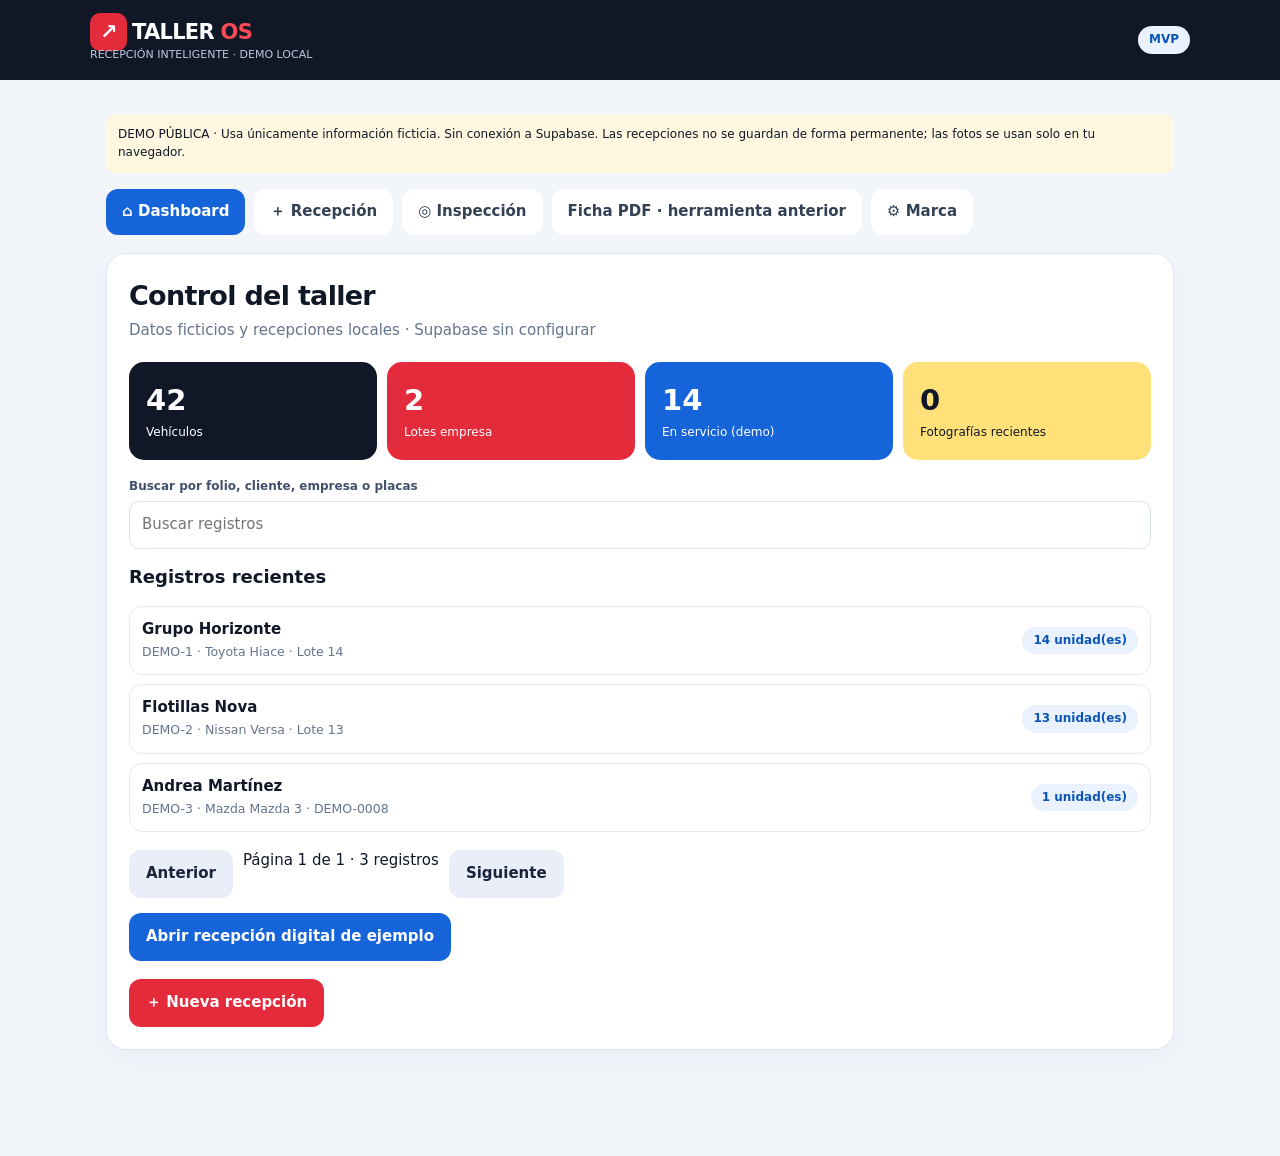
<file: index.html>
<!doctype html><html lang="es"><head><meta charset="utf-8"><meta name="viewport" content="width=device-width,initial-scale=1,viewport-fit=cover"><title>TALLER OS | Recepción vehicular digital</title>
  <meta name="description" content="Inspección, fotografías, flotillas y aceptación digital de vehículos. Demo de TALLER OS.">
  <meta property="og:type" content="website">
  <meta property="og:site_name" content="TALLER OS">
  <meta property="og:locale" content="es_MX">
  <meta property="og:title" content="TALLER OS | Recepción vehicular digital">
  <meta property="og:description" content="Inspección, fotografías, flotillas y aceptación digital de vehículos.">
  <meta property="og:url" content="https://petra3destudio-ship-it.github.io/taller-os-demo/">
  <meta property="og:image" content="https://petra3destudio-ship-it.github.io/taller-os-demo/assets/social/og-taller-os-v1.jpg">
  <meta property="og:image:secure_url" content="https://petra3destudio-ship-it.github.io/taller-os-demo/assets/social/og-taller-os-v1.jpg">
  <meta property="og:image:type" content="image/jpeg">
  <meta property="og:image:width" content="1200">
  <meta property="og:image:height" content="675">
  <meta property="og:image:alt" content="TALLER OS: recepción vehicular digital y sin papel, fotografías, inventario y revisión desde el teléfono.">
  <meta property="og:image" content="https://petra3destudio-ship-it.github.io/taller-os-demo/assets/social/og-taller-os-v1.webp">
  <meta property="og:image:type" content="image/webp">
  <meta property="og:image:width" content="1200">
  <meta property="og:image:height" content="675">
  <meta property="og:image:alt" content="TALLER OS: recepción vehicular digital y sin papel, fotografías, inventario y revisión desde el teléfono.">
  <meta name="twitter:card" content="summary_large_image">
  <meta name="twitter:title" content="TALLER OS | Recepción vehicular digital">
  <meta name="twitter:description" content="Inspección, fotografías, flotillas y aceptación digital de vehículos.">
  <meta name="twitter:image" content="https://petra3destudio-ship-it.github.io/taller-os-demo/assets/social/og-taller-os-v1.jpg">
  <meta name="twitter:image:alt" content="TALLER OS: recepción vehicular digital y sin papel.">
<meta name="theme-color" content="#101827"><style>
:root{--red:#e42b3b;--blue:#1664d9;--ink:#101827;--yellow:#ffd54b;--bg:#f2f5fa;--white:#fff;--muted:#64748b}*{box-sizing:border-box}body{margin:0;background:var(--bg);font:15px/1.45 system-ui,-apple-system,Segoe UI,sans-serif;color:var(--ink)}button,input,select,textarea{font:inherit}button{cursor:pointer;border:0}header{background:var(--ink);color:white;padding:17px max(18px,calc((100vw - 1100px)/2));display:flex;justify-content:space-between;align-items:center;gap:8px}header strong{font-size:21px;letter-spacing:-.7px}header .logo{background:var(--red);padding:7px 10px;border-radius:10px;margin-right:5px}.tag{font-size:11px;color:#bdc9dd}.layout{max-width:1100px;margin:auto;padding:22px 16px 90px}.tabs{display:flex;gap:9px;overflow-x:auto;padding:4px 0 18px}.tabs button{white-space:nowrap;padding:12px 16px;border-radius:12px;background:white;font-weight:750;color:#334155}.tabs button.active{background:var(--blue);color:white}.panel{background:white;border:1px solid #e0e6f0;box-shadow:0 8px 30px #22334f0a;border-radius:20px;padding:22px;margin-bottom:16px}.hidden{display:none!important}h1{font-size:27px;letter-spacing:-.7px;margin:0 0 5px}h2{font-size:18px;margin:0 0 16px}p.sub{color:var(--muted);margin:0 0 20px}.grid{display:grid;grid-template-columns:repeat(2,minmax(0,1fr));gap:13px}.field{display:flex;flex-direction:column;gap:6px}.field label{font-size:12px;font-weight:800;color:#41516b}.field input,.field select,.field textarea{width:100%;border:1.5px solid #dbe2ed;border-radius:10px;padding:12px;color:#111827;background:#fff;outline-color:var(--blue);min-height:45px}.field textarea{min-height:84px}.span2{grid-column:1/-1}.check{display:flex;gap:9px;align-items:center;background:#f1f6ff;padding:13px;border-radius:12px;font-weight:700}.check input{width:20px;height:20px;accent-color:var(--blue)}.btn{padding:13px 17px;border-radius:12px;background:var(--blue);color:white;font-weight:800}.btn.red{background:var(--red)}.btn.yellow{background:var(--yellow);color:#101827}.btn.light{background:#e9eef8;color:#18253a}.actions{display:flex;flex-wrap:wrap;gap:10px;margin-top:18px}.hint{font-size:12px;color:var(--muted);margin-top:6px}.pill{display:inline-flex;background:#eaf2ff;color:#0a55b7;border-radius:50px;padding:5px 11px;font-weight:750;font-size:12px}.cards{display:grid;grid-template-columns:repeat(4,minmax(0,1fr));gap:10px;margin:18px 0}.metric{background:var(--ink);border-radius:15px;padding:17px;color:white}.metric:nth-child(2){background:var(--red)}.metric:nth-child(3){background:var(--blue)}.metric:nth-child(4){background:#ffe079;color:var(--ink)}.metric b{display:block;font-size:29px}.metric span{font-size:12px}.records{display:grid;gap:9px}.record{border:1px solid #e6eaf1;border-radius:13px;padding:12px;display:flex;justify-content:space-between;align-items:center;gap:10px}.record b{display:block}.record small{color:var(--muted)}.diagram{background:#f8fafc;border:1px solid #e6eaf1;border-radius:16px;overflow:hidden}.diagram svg{display:block;width:100%;height:auto;touch-action:manipulation}.diagram circle.marker{stroke:white;stroke-width:2}.legend{display:flex;flex-wrap:wrap;gap:12px;font-size:12px;padding:12px}.dot{width:10px;height:10px;display:inline-block;border-radius:50%;margin-right:5px}.photoPreview{display:flex;gap:9px;flex-wrap:wrap}.photoPreview img{width:94px;height:94px;object-fit:cover;border-radius:10px}.printsheet{max-width:620px;margin:auto;background:white;padding:25px;box-shadow:0 8px 24px #17253d19;border-radius:14px}.print-title{border-bottom:5px solid var(--red);display:flex;justify-content:space-between;padding-bottom:12px;gap:15px}.print-title strong{font-size:23px}.print-row{padding:9px 0;border-bottom:1px solid #e5e9f0;overflow-wrap:anywhere}.print-row label{font-weight:800;color:#59667a;font-size:11px;display:block}.stamp{border:1px dashed #94a3b8;border-radius:10px;padding:14px;font-size:12px;color:#46556e}.printgrid{display:grid;grid-template-columns:1fr 1fr;gap:10px}.notice{background:#fff7df;padding:12px;border-radius:10px;font-size:12px}.accent{color:var(--red)}@media(max-width:700px){.grid{grid-template-columns:1fr}.span2{grid-column:auto}.cards{grid-template-columns:repeat(2,1fr)}.layout{padding:14px 11px 90px}.panel{padding:16px}.tabs button{padding:11px}.printsheet{padding:17px}.printgrid{grid-template-columns:1fr}}@media print{body{background:white}header,.tabs,.noprint,.panel:not(#pdfPanel){display:none!important}.layout{padding:0}.panel#pdfPanel{display:block!important;box-shadow:none;border:0;padding:0;margin:0}.printsheet{max-width:none;box-shadow:none;padding:0;border-radius:0}@page{size: A5 portrait;margin:9mm}}
</style><script defer src="config.js"></script><script defer src="js/demo-privacy.js"></script><script defer src="js/app.js"></script><script defer src="js/dashboard.js"></script><script defer src="js/reception-entry.js"></script></head><body>
<header><div><strong><span class="logo">↗</span>TALLER <span style="color:#ff4b57">OS</span></strong><div class="tag">RECEPCIÓN INTELIGENTE · DEMO LOCAL</div></div><span class="pill">MVP</span></header>
<noscript><p class="notice">Activa JavaScript para utilizar la demo interactiva.</p></noscript><main class="layout"><nav class="tabs noprint"><button class="active" data-tab="dashboard">⌂ Dashboard</button><button data-tab="capture">＋ Recepción</button><button data-tab="damage">◎ Inspección</button><button data-tab="pdf">▤ Ficha PDF</button><button data-tab="settings">⚙ Marca</button></nav>
<section id="dashboardPanel" class="panel"><h1>Control del taller</h1><p class="sub">Vista para el propietario · información ficticia</p><div class="cards"><div class="metric"><b id="total">42</b><span>Vehículos</span></div><div class="metric"><b id="fleets">2</b><span>Lotes empresa</span></div><div class="metric"><b id="active">14</b><span>En servicio (demo)</span></div><div class="metric"><b id="photosMetric">0</b><span>Fotografías recientes</span></div></div><h2>Registros recientes</h2><div id="recent" class="records"><p>Preparando los registros de ejemplo…</p></div><p><a class="btn" href="recepcion.html?vista=cliente" style="display:inline-block;text-decoration:none">Abrir recepción digital de ejemplo</a></p><div class="actions"><button class="btn red" onclick="tab('capture')">＋ Nueva recepción</button></div></section>
<section id="capturePanel" class="panel hidden"><h1>Nueva recepción</h1><p class="sub">Captura rápida desde iPhone o Android.</p><div class="grid"><div class="field"><label>Nombre completo *</label><input id="name" value="Andrea Martínez (Demo)" required></div><div class="field"><label>WhatsApp de cliente *</label><input id="phone" inputmode="tel" value="" placeholder="10 dígitos"></div><div class="field"><label>Correo electrónico (opcional)</label><input id="email" type="email" placeholder="cliente@example.com"></div><div class="field"><label>Empresa (si aplica)</label><input id="company" placeholder="Razón social"></div><div class="span2 check"><input type="checkbox" id="bulk"><label for="bulk">¿Ingreso de lote empresarial? (10 unidades o más)</label></div><div id="bulkFields" class="span2 hidden"><div class="grid"><div class="field"><label>Número de vehículos (mínimo 10)</label><input id="amount" type="number" value="10" min="10" max="250"></div><div class="field"><label>Tipo de lote</label><select id="lotMode"><option value="homogeneous">Homogéneo: mismos datos</option><option value="mixed">Mixto: datos distintos</option></select></div></div><p class="hint">Se generará un registro por unidad, conservando el mismo lote. Las placas pueden identificarse más adelante individualmente.</p></div><div class="field"><label>Tipo de vehículo</label><select id="type"><option>Auto</option><option>SUV</option><option>Camioneta</option><option>Van</option><option>Moto</option></select></div><div class="field"><label>Categoría</label><select id="category"><option>Sedán</option><option>Hatchback</option><option>Pickup</option><option>Pasajeros</option><option>Carga</option><option>Motocicleta</option></select></div><div class="field"><label>Marca</label><select id="brand"></select></div><div class="field"><label>Modelo</label><input id="model" value="Versa"></div><div class="field"><label>Año</label><input id="year" type="number" min="1980" max="2030" value="2024"></div><div class="field"><label>Color</label><select id="color"><option>Blanco</option><option>Negro</option><option>Gris</option><option>Azul</option><option>Rojo</option><option>Amarillo</option><option>Plata</option><option>Otro</option></select></div><div class="field"><label>Placas (si es lote, opcional al inicio)</label><input id="plates" placeholder="ABC-123-A"></div><div class="field"><label>Kilometraje</label><input id="odo" type="number" placeholder="45000"></div><div class="field"><label>Combustible</label><select id="fuel"><option>1/4</option><option selected>1/2</option><option>3/4</option><option>Lleno</option><option>No aplica</option></select></div><div class="field"><label>Servicio solicitado</label><input id="service" placeholder="Revisión general" value="Servicio preventivo"></div><div class="field span2"><label>Observaciones de interior y accesorios</label><textarea id="inside" placeholder="Tablero, tapicería, testigos, documentos, herramientas, objetos entregados..."></textarea></div><div class="field span2"><label>Fotos del vehículo · cámara o galería</label><input id="photos" type="file" accept="image/*" capture="environment" multiple><div id="preview" class="photoPreview"></div><div class="hint">Las fotos se muestran en esta sesión para la demo. No se suben a ningún servidor.</div></div><div class="span2 check"><input type="checkbox" id="ack"><label for="ack">Se explicó al cliente que se documentarán condiciones y daños preexistentes.</label></div></div><div class="actions"><button class="btn red" onclick="save()">Guardar recepción</button><button class="btn light" onclick="tab('damage')">Ir a inspección →</button></div><p class="hint" id="saveMsg"></p></section>
<section id="damagePanel" class="panel hidden"><h1>Mapa de daños</h1><p class="sub">Toca sobre el esquema para registrar marcas. Ejemplo ilustrativo, no plano técnico.</p><div class="field"><label>Tipo de hallazgo</label><select id="damageType"><option>Rayón</option><option>Golpe</option><option>Abolladura</option><option>Otro</option></select></div><div class="diagram" style="margin-top:14px"><svg id="carSvg" viewBox="0 0 600 430" role="img" aria-label="Esquema de automóvil superior lateral frontal trasera con zonas marcables" xmlns="http://www.w3.org/2000/svg"><g stroke="#344256" fill="#fff" stroke-width="3" stroke-linejoin="round"><text x="40" y="27" stroke="none" fill="#64748b" font-size="15">LATERAL</text><path d="M62 155 L78 118 L148 107 L185 72 L360 72 L415 112 L495 121 L530 154 L529 187 L60 187 Z"/><path d="M157 107 L200 81 L351 81 L395 113 Z" fill="#dfecff"/><path d="M281 81 L281 112 M58 148 H529" fill="none"/><circle cx="149" cy="185" r="34" fill="#1b273c"/><circle cx="149" cy="185" r="17" fill="#bcd5f7"/><circle cx="446" cy="185" r="34" fill="#1b273c"/><circle cx="446" cy="185" r="17" fill="#bcd5f7"/><path d="M275 118 V164 M405 117 V163"/><text x="40" y="249" stroke="none" fill="#64748b" font-size="15">SUPERIOR</text><rect x="45" y="260" width="230" height="137" rx="56"/><rect x="105" y="270" width="95" height="118" rx="19" fill="#dfecff"/><path d="M105 270 L105 388 M200 270 L200 388 M45 328 H275"/><text x="345" y="249" stroke="none" fill="#64748b" font-size="15">FRONTAL / TRASERA</text><rect x="341" y="270" width="214" height="59" rx="20"/><rect x="341" y="345" width="214" height="54" rx="20"/><path d="M358 280 H539 M358 387 H539"/><path d="M367 301 H409 M485 301 H526 M367 368 H409 M485 368 H526" stroke="#ef3344" stroke-width="5"/></g><g id="marks"></g></svg></div><div class="legend"><span><i class="dot" style="background:#ef3344"></i>Rayón</span><span><i class="dot" style="background:#1664d9"></i>Golpe</span><span><i class="dot" style="background:#f1b900"></i>Abolladura</span><span><i class="dot" style="background:#101827"></i>Otro</span></div><div class="field"><label>Descripción del daño e interior</label><textarea id="damageText" placeholder="Ej. rayón de 5 cm en puerta izquierda; asiento copiloto manchado."></textarea></div><div class="actions"><button class="btn light" onclick="undoMark()">Deshacer último punto</button><button class="btn light" onclick="clearMarks()">Limpiar</button><button class="btn red" onclick="tab('pdf')">Ver ficha</button></div></section>
<section id="pdfPanel" class="panel hidden"><div class="noprint"><h1>Ficha de recepción</h1><p class="sub">Diseño vertical pensado para leerse en móvil y exportarse como PDF.</p></div><div class="printsheet" id="printSheet"><div class="print-title"><div><strong><span class="accent">↗</span> <span id="printBrand">TALLER OS</span></strong><div class="hint">INSPECCIÓN Y RECEPCIÓN VEHICULAR</div></div><div style="text-align:right"><b id="folio">REC-DEMO</b><div class="hint" id="pdate"></div></div></div><h2 style="margin:20px 0 8px">Ficha de ingreso</h2><div class="printgrid"><div class="print-row"><label>CLIENTE</label><span id="pname"></span></div><div class="print-row"><label>WHATSAPP</label><span id="pphone"></span></div><div class="print-row"><label>EMPRESA</label><span id="pcompany"></span></div><div class="print-row"><label>UNIDADES</label><span id="pqty"></span></div><div class="print-row"><label>VEHÍCULO</label><span id="pvehicle"></span></div><div class="print-row"><label>PLACAS / COLOR</label><span id="pplate"></span></div><div class="print-row"><label>KM / COMBUSTIBLE</label><span id="pkm"></span></div><div class="print-row"><label>SERVICIO</label><span id="pservice"></span></div></div><h2 style="margin:20px 0 8px">Inspección de ingreso</h2><div id="printSvg"></div><div class="print-row"><label>DAÑOS Y OBSERVACIONES</label><span id="pdamage"></span></div><div class="print-row"><label>INTERIOR Y ACCESORIOS</label><span id="pinside"></span></div><div class="print-row"><label>FOTOGRAFÍAS EN LA SESIÓN</label><span id="pphotos"></span></div><p class="notice">La ficha documenta condiciones observadas durante la recepción. Antes de operar comercialmente, incluir la aceptación verificable del cliente, inventario de objetos, términos del servicio y aviso de privacidad.</p><div class="stamp">ACEPTACIÓN DEL CLIENTE / FIRMA: __________________________________<div style="margin-top:8px">PERSONAL DE RECEPCIÓN: __________________________________________</div></div></div><div class="actions noprint"><button class="btn red" onclick="window.print()">Exportar / Guardar PDF</button><button class="btn" onclick="shareWhatsApp()">Enviar aviso por WhatsApp</button><button class="btn light" onclick="emailSheet()">Correo</button></div><p class="hint noprint">WhatsApp abre un texto preparado; para adjuntar el PDF debes guardarlo y seleccionarlo manualmente. El sistema demo no envía mensajes ni archivos automáticamente.</p></section>
<section id="settingsPanel" class="panel hidden"><h1>Personalización</h1><p class="sub">Identidad de demostración, modificable antes del lanzamiento.</p><div class="grid"><div class="field"><label>Nombre del taller</label><input id="shopName" value="TALLER OS"></div><div class="field"><label>Rojo</label><input id="red" type="color" value="#e42b3b"></div><div class="field"><label>Azul</label><input id="blue" type="color" value="#1664d9"></div><div class="field"><label>Negro</label><input id="ink" type="color" value="#101827"></div><div class="field"><label>Amarillo</label><input id="yellow" type="color" value="#ffd54b"></div></div><div class="actions"><button class="btn" onclick="setBrand()">Aplicar colores y nombre</button></div></section>
</main></body></html>
</file>
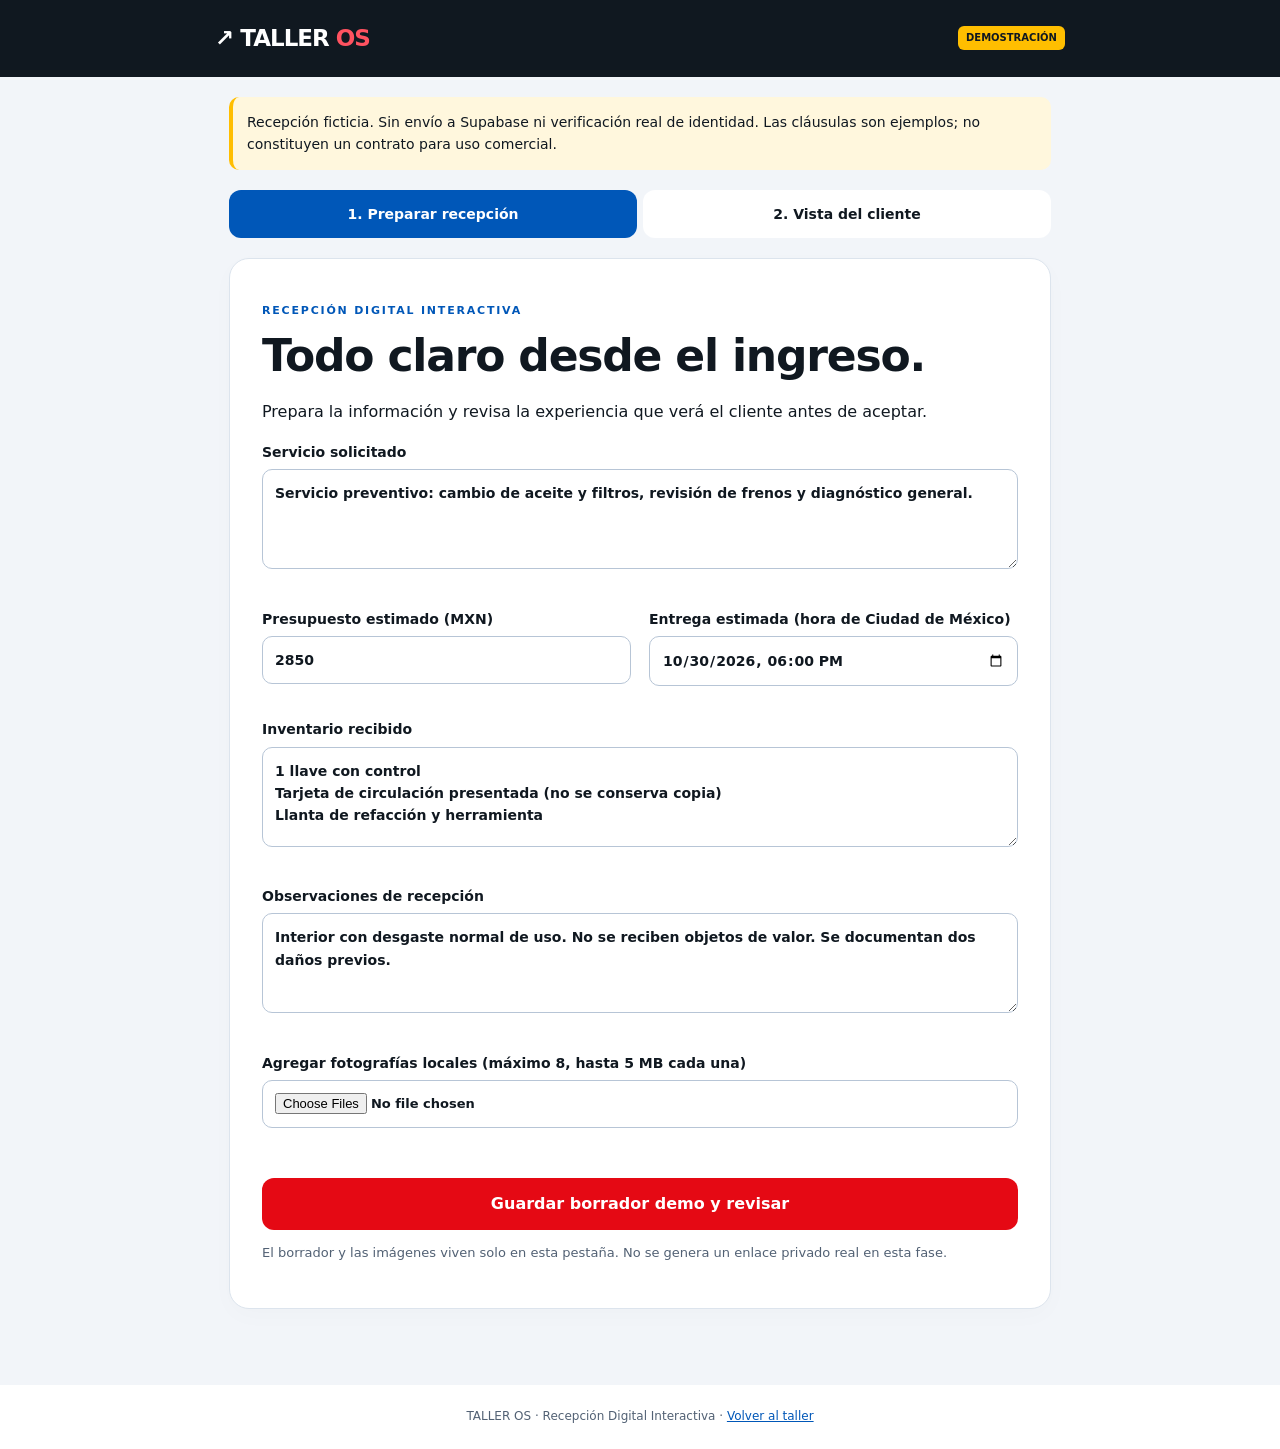
<file: recepcion.html>
<!doctype html>
<html lang="es-MX">
<head>
  <meta charset="utf-8"><meta name="viewport" content="width=device-width,initial-scale=1">
  <meta name="referrer" content="no-referrer"><meta name="robots" content="noindex,nofollow">
  <title>Recepción Digital Interactiva · TALLER OS</title>
  <meta name="description" content="Inspección, fotografías, flotillas y aceptación digital de vehículos. Demo de TALLER OS.">
  <meta property="og:type" content="website">
  <meta property="og:site_name" content="TALLER OS">
  <meta property="og:locale" content="es_MX">
  <meta property="og:title" content="TALLER OS | Recepción vehicular digital">
  <meta property="og:description" content="Inspección, fotografías, flotillas y aceptación digital de vehículos.">
  <meta property="og:url" content="https://petra3destudio-ship-it.github.io/taller-os-demo/recepcion.html?vista=cliente">
  <meta property="og:image" content="https://petra3destudio-ship-it.github.io/taller-os-demo/assets/social/og-taller-os-v1.jpg">
  <meta property="og:image:secure_url" content="https://petra3destudio-ship-it.github.io/taller-os-demo/assets/social/og-taller-os-v1.jpg">
  <meta property="og:image:type" content="image/jpeg">
  <meta property="og:image:width" content="1200">
  <meta property="og:image:height" content="675">
  <meta property="og:image:alt" content="TALLER OS: recepción vehicular digital y sin papel, fotografías, inventario y revisión desde el teléfono.">
  <meta property="og:image" content="https://petra3destudio-ship-it.github.io/taller-os-demo/assets/social/og-taller-os-v1.webp">
  <meta property="og:image:type" content="image/webp">
  <meta property="og:image:width" content="1200">
  <meta property="og:image:height" content="675">
  <meta property="og:image:alt" content="TALLER OS: recepción vehicular digital y sin papel, fotografías, inventario y revisión desde el teléfono.">
  <meta name="twitter:card" content="summary_large_image">
  <meta name="twitter:title" content="TALLER OS | Recepción vehicular digital">
  <meta name="twitter:description" content="Inspección, fotografías, flotillas y aceptación digital de vehículos.">
  <meta name="twitter:image" content="https://petra3destudio-ship-it.github.io/taller-os-demo/assets/social/og-taller-os-v1.jpg">
  <meta name="twitter:image:alt" content="TALLER OS: recepción vehicular digital y sin papel.">
  <link rel="stylesheet" href="css/recepcion.css">
</head>
<body>
<header><a href="index.html" aria-label="Volver a TALLER OS">↗ TALLER <span>OS</span></a><span class="badge">DEMOSTRACIÓN</span></header>
<main>
  <aside class="notice">Recepción ficticia. Sin envío a Supabase ni verificación real de identidad. Las cláusulas son ejemplos; no constituyen un contrato para uso comercial.</aside>
  <nav class="mode" aria-label="Vista del expediente"><button id="staffMode" aria-pressed="true">1. Preparar recepción</button><button id="clientMode" aria-pressed="false">2. Vista del cliente</button></nav>
  <section id="staffPanel" class="card">
    <p class="eyebrow">RECEPCIÓN DIGITAL INTERACTIVA</p><h1>Todo claro desde el ingreso.</h1><p>Prepara la información y revisa la experiencia que verá el cliente antes de aceptar.</p>
    <form id="draftForm">
      <div class="fields">
        <label>Servicio solicitado<textarea name="service" required maxlength="2000"></textarea></label>
        <label>Presupuesto estimado (MXN)<input name="budget" type="number" min="0" max="99999999" step="0.01" required></label>
        <label>Entrega estimada (hora de Ciudad de México)<input name="delivery" type="datetime-local" required></label>
        <label>Inventario recibido<textarea name="inventory" required maxlength="3000"></textarea></label>
        <label>Observaciones de recepción<textarea name="notes" maxlength="3000"></textarea></label>
        <label>Agregar fotografías locales (máximo 8, hasta 5 MB cada una)<input id="photoInput" type="file" accept="image/jpeg,image/png,image/webp" multiple></label>
      </div>
      <p id="photoStatus" role="status"></p>
      <div class="notice" id="correctionSummary" hidden></div>
      <button class="primary" id="prepareButton">Guardar borrador demo y revisar</button>
    </form>
    <p class="muted">El borrador y las imágenes viven solo en esta pestaña. No se genera un enlace privado real en esta fase.</p>
  </section>
  <article id="clientPanel" hidden aria-label="Expediente de recepción">
    <section class="hero"><p class="eyebrow">TU VEHÍCULO, DOCUMENTADO</p><h1>Revisa tu recepción.</h1><p>Fotografías, condiciones y servicio en un solo lugar.</p><div class="hero-meta"><strong id="folioLabel"></strong><span id="versionLabel"></span></div><p id="stateLabel" role="status"></p></section>
    <nav class="quick-links" aria-label="Secciones"><a href="#vehicleSection">Vehículo</a><a href="#photosSection">Fotos</a><a href="#damageSection">Daños</a><a href="#termsSection">Contrato</a><a href="#acceptSection">Confirmación</a></nav>
    <section class="card" id="vehicleSection"><p class="eyebrow">01 / RECEPCIÓN</p><h2>Datos del vehículo y cliente</h2><dl id="vehicleData"></dl></section>
    <section class="card"><p class="eyebrow">02 / SERVICIO</p><h2>Servicio y entrega</h2><p id="serviceText"></p><div class="summary-grid"><div><span>Presupuesto estimado</span><strong id="budgetText"></strong></div><div><span>Fecha estimada de entrega</span><strong id="deliveryText"></strong></div></div><p class="muted">Cualquier trabajo adicional requiere autorización previa. La fecha es estimada.</p></section>
    <section class="card" id="photosSection"><p class="eyebrow">03 / EVIDENCIA</p><h2>Fotografías de recepción</h2><p class="muted">Selecciona una imagen para ampliarla. Las ilustraciones iniciales son ficticias.</p><div class="gallery" id="photoGallery"></div></section>
    <section class="card" id="damageSection"><p class="eyebrow">04 / INSPECCIÓN</p><h2>Croquis interactivo</h2><p>Selecciona una marca o su descripción para consultar el hallazgo.</p><svg id="reviewCar" viewBox="0 0 600 300" role="img" aria-label="Vista superior del vehículo con marcas de daños"><g fill="#edf3fc" stroke="#1664d9" stroke-width="3"><rect x="90" y="55" width="420" height="190" rx="78"/><rect x="215" y="76" width="160" height="148" rx="25"/><path d="M215 76L185 108V192L215 224M375 76L420 105V195L375 224M295 76V224" fill="none"/><path d="M112 98V145M112 155V202M489 98V145M489 155V202" stroke="#e50914" stroke-width="8"/></g><g id="reviewMarks"></g></svg><div id="damageButtons" class="damage-list"></div><p id="damageInfo" class="notice" aria-live="polite">Selecciona un daño para ver su descripción.</p></section>
    <section class="card" id="annexSection"><p class="eyebrow">05 / ANEXOS DE RECEPCIÓN</p><h2>Inventario y observaciones</h2><h3>Inventario</h3><p id="inventoryText" class="preserve"></p><h3>Observaciones</h3><p id="notesText" class="preserve"></p></section>
    <section class="card" id="termsSection"><p class="eyebrow">06 / INFORMACIÓN PARA REVISAR</p><h2>Contrato y privacidad</h2><details open><summary>Contrato completo · ejemplo v1</summary><div id="contractText"><p>1. El taller recibe el vehículo y los bienes descritos en el inventario para realizar únicamente el servicio y presupuesto indicados en esta recepción.</p><p>2. El presupuesto es estimado. Cualquier diagnóstico, pieza o trabajo adicional debe informarse y autorizarse antes de ejecutarse.</p><p>3. La fecha de entrega es estimada. Los cambios se informarán al cliente. Las condiciones de pago, garantía y retiro deben acordarse expresamente antes de iniciar el servicio.</p><p>4. Al retirar el vehículo, el cliente revisará el trabajo y los bienes inventariados. Este ejemplo no establece cargos por almacenamiento ni autoriza renuncias a derechos.</p><p>5. Las correcciones previas a la aceptación requieren una nueva versión para revisión. Las evidencias y condiciones aceptadas deben conservarse con trazabilidad.</p><p class="notice">Texto demostrativo pendiente de revisión legal y de completar los datos e información comercial del taller. No utilizar como contrato real.</p></div></details><details><summary>Política de privacidad · ejemplo v1</summary><p>Esta demo no envía tus datos al servidor. Los archivos seleccionados se usan únicamente en esta pestaña y desaparecen al cerrarla o recargarla. No ingreses información personal real.</p><p>Antes de uso comercial deben identificarse el responsable, domicilio, finalidades, conservación, transferencias y medios para ejercer derechos y contactar al taller. La política definitiva formará parte de la versión revisada.</p></details><a href="#annexSection">Ver anexos de recepción</a></section>
    <section class="card" id="correctionSection"><h2>¿Necesitas una corrección?</h2><form id="correctionForm"><label for="correctionText">Describe qué información debemos revisar</label><textarea id="correctionText" required minlength="10" maxlength="2000" placeholder="Ejemplo: falta registrar la herramienta del vehículo."></textarea><button class="secondary">Solicitar corrección en la demo</button></form><p id="correctionStatus" role="status"></p></section>
    <section class="card" id="acceptSection"><p class="eyebrow">07 / CONFIRMACIÓN</p><h2>Revisa antes de confirmar.</h2><form id="acceptForm"><fieldset id="consentFields"><legend>Las tres confirmaciones son obligatorias</legend><label class="consent"><input type="checkbox" name="authorization" required><span>Confirmo que presenté mi tarjeta de circulación y estoy autorizado para solicitar el servicio.</span></label><label class="consent"><input type="checkbox" name="evidence" required><span>He revisado las fotografías, el inventario y los daños registrados en la recepción.</span></label><label class="consent"><input type="checkbox" name="terms" required><span>He leído y acepto las condiciones de servicio y retiro del vehículo.</span></label></fieldset><div class="notice"><strong>Verificación de identidad — simulación</strong><p>En producción se requerirá un código de un solo uso al contacto registrado. Este botón únicamente permite probar la interfaz; no acredita identidad.</p><button id="verifyDemo" type="button" class="secondary">Simular verificación de identidad</button><p id="verificationStatus" role="status">Identidad sin verificar.</p></div><button id="acceptButton" class="primary" disabled>Confirmar recepción ficticia</button></form><p id="acceptStatus" role="status"></p></section>
    <section class="card" id="certificateSection" hidden><p class="eyebrow">CONSTANCIA DEMOSTRATIVA</p><h2>Tu revisión quedó registrada en esta demo.</h2><p id="certificateText"></p><p>Documento sin verificación real de identidad, firma electrónica ni registro en servidor. No acredita una aceptación contractual.</p><button id="printCertificate" class="primary">Guardar constancia demo como PDF</button><div class="share-actions"><button id="shareDemo" class="secondary">Compartir ejemplo por WhatsApp</button><button id="emailDemo" class="secondary">Compartir ejemplo por correo</button></div><p class="muted">Se comparte solo el ejemplo ficticio original. No se envía el expediente local ni una constancia privada.</p></section>
  </article>
  <p id="globalStatus" role="status" aria-live="polite"></p>
</main>
<dialog id="photoDialog"><button id="closePhoto" aria-label="Cerrar fotografía">Cerrar ×</button><img id="largePhoto" alt=""><p id="largeCaption"></p></dialog>
<footer>TALLER OS · Recepción Digital Interactiva · <a href="index.html">Volver al taller</a></footer>
<script src="js/recepcion.js" defer></script>
</body></html>
</file>
<file: css/recepcion.css>
:root{--ink:#101820;--red:#e50914;--blue:#0057b8;--yellow:#ffbe00;--white:#fff;--muted:#526174;--line:#dce4ed;--bg:#f2f5f9}*{box-sizing:border-box}html{scroll-behavior:smooth;scroll-padding-top:20px}body{margin:0;background:var(--bg);color:var(--ink);font:16px/1.6 system-ui,-apple-system,Segoe UI,sans-serif}header{background:var(--ink);padding:20px max(16px,calc((100vw - 850px)/2));display:flex;align-items:center;justify-content:space-between;gap:12px}header a{color:white;text-decoration:none;font-weight:900;letter-spacing:-1px;font-size:23px}header a span{color:#ff5260}.badge{background:var(--yellow);padding:4px 8px;border-radius:6px;font-size:10px;font-weight:800}main{max-width:850px;margin:auto;padding:20px 14px 60px}h1{font-size:clamp(29px,6vw,44px);line-height:1.15;letter-spacing:-1.2px;margin:10px 0 18px}h2{font-size:23px;line-height:1.3;margin:5px 0 20px}h3{font-size:16px}p{overflow-wrap:anywhere}a{color:var(--blue)}button,input,textarea{font:inherit}button{min-height:48px;cursor:pointer;padding:12px 18px;border-radius:12px;font-weight:750;border:1px solid transparent}button:disabled{opacity:.55;cursor:not-allowed}button:focus-visible,a:focus-visible,input:focus-visible,textarea:focus-visible,summary:focus-visible{outline:3px solid var(--blue);outline-offset:4px}.primary{background:var(--red);color:white;width:100%;margin-top:20px}.secondary{background:#eaf2ff;color:#004994;border-color:#c5d9f6;margin-top:12px}.mode{display:flex;gap:6px;margin:20px 0}.mode button{flex:1;background:white;color:var(--ink);font-size:14px}.mode button[aria-pressed=true]{background:var(--blue);color:white}.card{background:white;border:1px solid var(--line);border-radius:20px;padding:24px;margin:16px 0;box-shadow:0 7px 24px #10182005}.notice{background:#fff7dd;border-left:4px solid var(--yellow);border-radius:10px;padding:14px;font-size:14px}.eyebrow{font-size:11px;font-weight:850;letter-spacing:1.8px;color:var(--blue)}.muted{font-size:13px;color:var(--muted)}.hero{border-radius:22px;background:var(--ink);color:white;padding:30px 24px;margin-top:20px}.hero .eyebrow{color:var(--yellow)}.hero p{color:#d2dcea}.hero-meta{display:flex;flex-wrap:wrap;gap:14px;align-items:center}.hero-meta span{border:1px solid #718194;border-radius:20px;padding:3px 12px;font-size:12px}.quick-links{display:flex;overflow:auto;gap:9px;padding:18px 0 2px}.quick-links a{white-space:nowrap;text-decoration:none;background:white;border:1px solid var(--line);padding:10px 16px;border-radius:30px;font-size:14px;font-weight:700}label{display:block;font-weight:650;font-size:14px}input:not([type=checkbox]),textarea{width:100%;border:1px solid #b7c5d6;border-radius:10px;padding:12px;color:var(--ink);background:white;min-width:0;margin:6px 0 14px}textarea{min-height:100px;resize:vertical}input[type=file]{font-size:13px}dl{margin:0;display:grid;grid-template-columns:1fr;gap:12px}dl div{padding-bottom:10px;border-bottom:1px solid var(--line)}dt{font-size:12px;color:var(--muted)}dd{margin:3px 0 0;font-weight:700;overflow-wrap:anywhere}.summary-grid{display:grid;gap:16px;padding:16px;background:#f3f7fd;border-radius:12px}.summary-grid span,.summary-grid strong{display:block}.summary-grid span{font-size:12px;color:var(--muted)}.summary-grid strong{font-size:20px}.gallery{display:grid;grid-template-columns:repeat(2,minmax(0,1fr));gap:10px}.gallery button{padding:0;background:#edf3fc;border:1px solid var(--line);overflow:hidden;text-align:left}.gallery img{display:block;width:100%;height:130px;object-fit:cover}.gallery span{display:block;padding:9px;font-size:12px}#reviewCar{width:100%;height:auto}.damage-list{display:grid;gap:8px}.damage-list button{background:#f0f4fb;text-align:left;color:var(--ink);border:1px solid var(--line)}.damage-list button[aria-pressed=true]{border-color:var(--blue);background:#e1eeff}details{border:1px solid var(--line);border-radius:12px;padding:14px;margin-bottom:14px}summary{cursor:pointer;font-weight:750;min-height:35px}details p{font-size:14px}.preserve{white-space:pre-wrap}fieldset{padding:0;border:0;margin:0}legend{font-size:13px;color:var(--muted);margin-bottom:14px}.consent{display:flex;gap:12px;align-items:flex-start;border:1px solid var(--line);padding:16px;border-radius:12px;margin-bottom:12px;font-weight:450}.consent input{width:22px;height:22px;flex-shrink:0;accent-color:var(--blue);margin-top:2px}dialog{border:0;border-radius:18px;max-width:min(92vw,800px);padding:18px}dialog::backdrop{background:#101820dd}dialog img{display:block;max-width:100%;max-height:70vh;margin-top:12px}dialog button{display:block;margin-left:auto;background:var(--ink);color:white}footer{text-align:center;font-size:12px;padding:22px;background:white;color:var(--muted)}[hidden]{display:none!important}@media(min-width:650px){.fields,dl,.summary-grid{display:grid;grid-template-columns:1fr 1fr;gap:18px}.fields label:first-child,.fields label:nth-child(n+4){grid-column:1/-1}.card{padding:32px}.gallery{grid-template-columns:repeat(3,minmax(0,1fr))}}@media(prefers-reduced-motion:reduce){html{scroll-behavior:auto}}@media print{header,footer,.mode,.quick-links,.notice,button,#staffPanel,#correctionSection,#acceptSection,dialog{display:none!important}body,main{background:white;padding:0}#clientPanel{display:block!important}.hero{background:white;color:black;border-bottom:3px solid #e50914}.hero p,.hero .eyebrow{color:black}.card{box-shadow:none;break-inside:avoid;border:0;border-bottom:1px solid #bbb;border-radius:0;padding:10px}.gallery img{height:100px}details{display:block}details>div,details>p{display:block!important}h1{font-size:26px}@page{size:A4;margin:14mm}}
</file>
